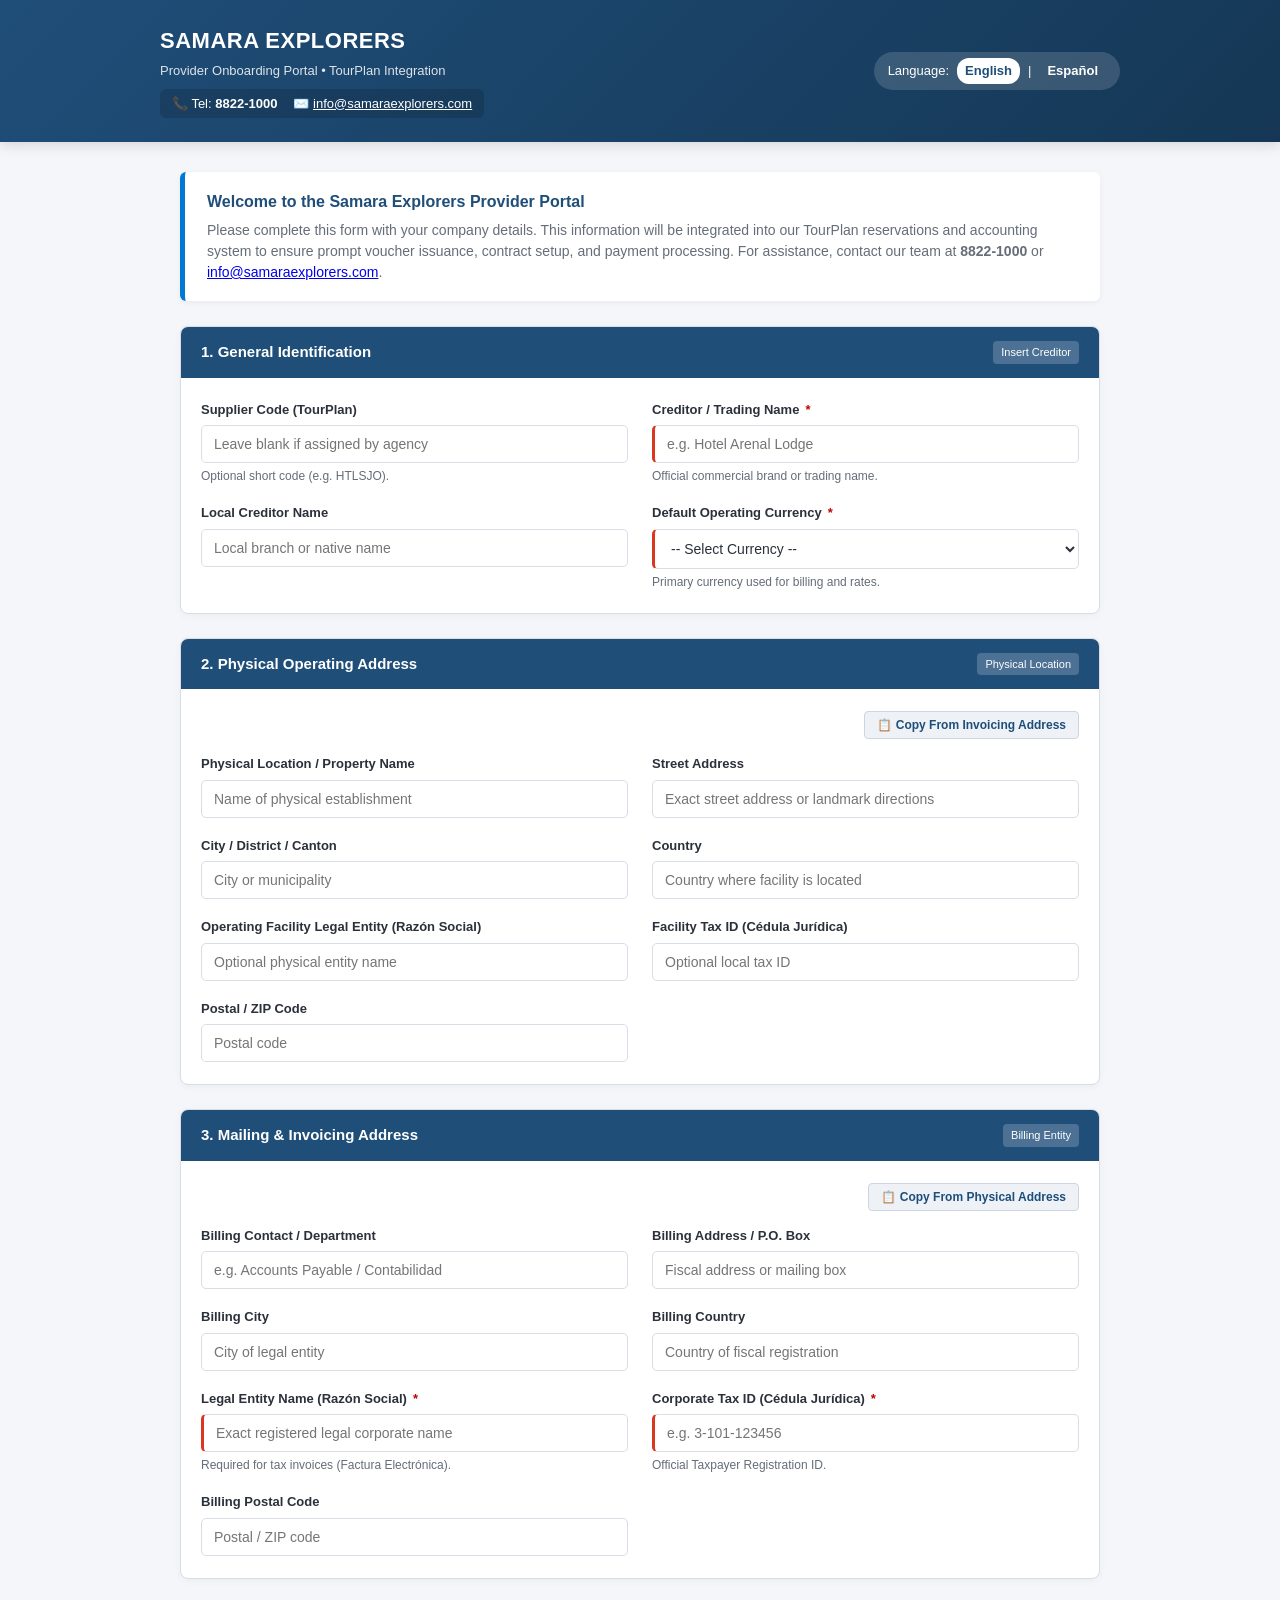
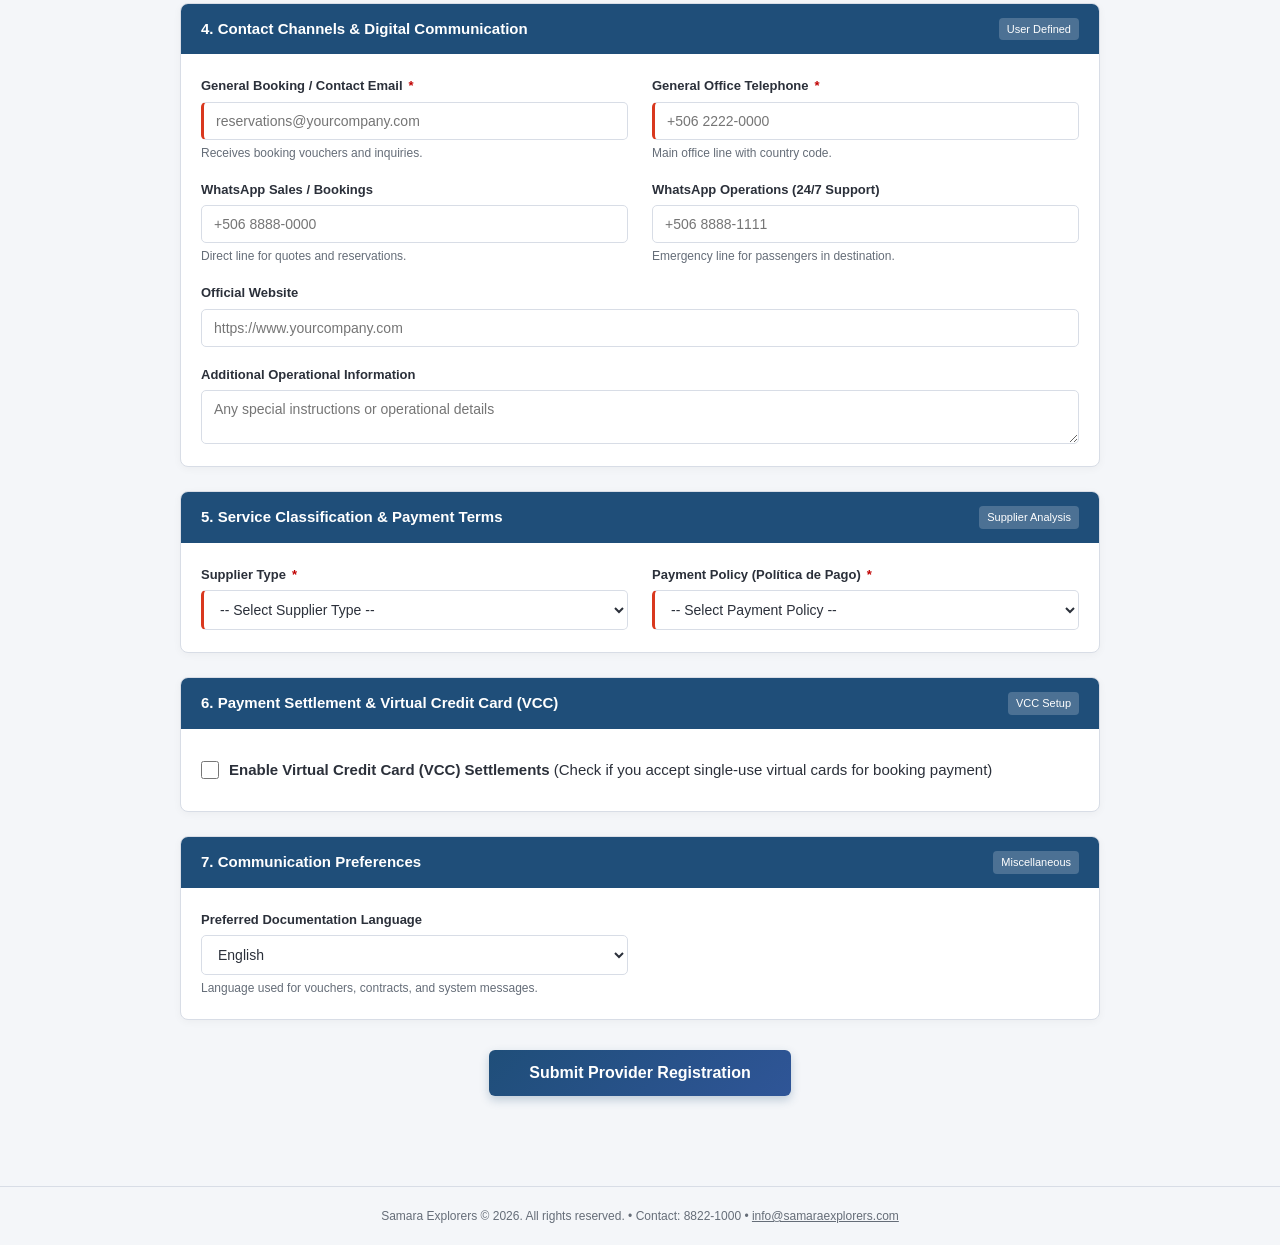
<file: public/index.html>
<!DOCTYPE html>
<html lang="en">
<head>
  <meta charset="UTF-8">
  <meta name="viewport" content="width=device-width, initial-scale=1.0">
  <title>Samara Explorers - Provider Onboarding Form</title>
  <link rel="stylesheet" href="css/style.css">
</head>
<body>

  <header class="site-header">
    <div class="header-container">
      <div>
        <div class="brand-title">SAMARA EXPLORERS</div>
        <div class="brand-subtitle">Provider Onboarding Portal &bull; TourPlan Integration</div>
        <div class="header-contact">
          <span>📞 Tel: <strong>8822-1000</strong></span>
          <span>✉️ <a href="mailto:info@samaraexplorers.com">info@samaraexplorers.com</a></span>
        </div>
      </div>
      <div class="lang-switch">
        <span>Language:</span>
        <a href="index.html" class="lang-link active">English</a>
        <span>|</span>
        <a href="es.html" class="lang-link">Español</a>
      </div>
    </div>
  </header>

  <main class="main-wrapper">

    <div class="intro-banner">
      <h2>Welcome to the Samara Explorers Provider Portal</h2>
      <p>Please complete this form with your company details. This information will be integrated into our TourPlan reservations and accounting system to ensure prompt voucher issuance, contract setup, and payment processing. For assistance, contact our team at <strong>8822-1000</strong> or <a href="mailto:info@samaraexplorers.com">info@samaraexplorers.com</a>.</p>
    </div>

    <div id="alertBox" class="alert-box"></div>

    <form id="providerForm" data-loading-text="Submitting Registration...">
      <input type="hidden" name="language_page" value="en">

      <!-- 1. GENERAL IDENTIFICATION -->
      <section class="form-card">
        <div class="card-header">
          <span>1. General Identification</span>
          <span class="badge">Insert Creditor</span>
        </div>
        <div class="card-body form-grid">
          <div class="form-group">
            <label class="form-label" for="creditor_code">Supplier Code (TourPlan)</label>
            <input type="text" id="creditor_code" name="creditor_code" class="form-control" placeholder="Leave blank if assigned by agency" maxlength="15">
            <span class="field-help">Optional short code (e.g. HTLSJO).</span>
          </div>

          <div class="form-group">
            <label class="form-label" for="creditor_name">
              Creditor / Trading Name <span class="required-star">*</span>
            </label>
            <input type="text" id="creditor_name" name="creditor_name" class="form-control is-required" placeholder="e.g. Hotel Arenal Lodge" required>
            <span class="field-help">Official commercial brand or trading name.</span>
          </div>

          <div class="form-group">
            <label class="form-label" for="local_creditor_name">Local Creditor Name</label>
            <input type="text" id="local_creditor_name" name="local_creditor_name" class="form-control" placeholder="Local branch or native name">
          </div>

          <div class="form-group">
            <label class="form-label" for="default_currency">
              Default Operating Currency <span class="required-star">*</span>
            </label>
            <select id="default_currency" name="default_currency" class="form-control is-required" required>
              <option value="">-- Select Currency --</option>
              <option value="USD">USD - US Dollar</option>
              <option value="CRC">CRC - Costa Rican Colón</option>
              <option value="EUR">EUR - Euro</option>
              <option value="GBP">GBP - British Pound</option>
              <option value="CAD">CAD - Canadian Dollar</option>
            </select>
            <span class="field-help">Primary currency used for billing and rates.</span>
          </div>
        </div>
      </section>

      <!-- 2. PHYSICAL ADDRESS -->
      <section class="form-card">
        <div class="card-header">
          <span>2. Physical Operating Address</span>
          <span class="badge">Physical Location</span>
        </div>
        <div class="card-body">
          <div class="section-action-bar">
            <button type="button" id="btn_copy_mailing" class="btn-secondary">📋 Copy From Invoicing Address</button>
          </div>
          <div class="form-grid">
            <div class="form-group">
              <label class="form-label" for="physical_name">Physical Location / Property Name</label>
              <input type="text" id="physical_name" name="physical_name" class="form-control" placeholder="Name of physical establishment">
            </div>

            <div class="form-group">
              <label class="form-label" for="physical_address">Street Address</label>
              <input type="text" id="physical_address" name="physical_address" class="form-control" placeholder="Exact street address or landmark directions">
            </div>

            <div class="form-group">
              <label class="form-label" for="physical_city">City / District / Canton</label>
              <input type="text" id="physical_city" name="physical_city" class="form-control" placeholder="City or municipality">
            </div>

            <div class="form-group">
              <label class="form-label" for="physical_country">Country</label>
              <input type="text" id="physical_country" name="physical_country" class="form-control" placeholder="Country where facility is located">
            </div>

            <div class="form-group">
              <label class="form-label" for="physical_razon_social">Operating Facility Legal Entity (Razón Social)</label>
              <input type="text" id="physical_razon_social" name="physical_razon_social" class="form-control" placeholder="Optional physical entity name">
            </div>

            <div class="form-group">
              <label class="form-label" for="physical_cedula_juridica">Facility Tax ID (Cédula Jurídica)</label>
              <input type="text" id="physical_cedula_juridica" name="physical_cedula_juridica" class="form-control" placeholder="Optional local tax ID">
            </div>

            <div class="form-group">
              <label class="form-label" for="physical_post_code">Postal / ZIP Code</label>
              <input type="text" id="physical_post_code" name="physical_post_code" class="form-control" placeholder="Postal code">
            </div>
          </div>
        </div>
      </section>

      <!-- 3. MAILING & INVOICING ADDRESS -->
      <section class="form-card">
        <div class="card-header">
          <span>3. Mailing & Invoicing Address</span>
          <span class="badge">Billing Entity</span>
        </div>
        <div class="card-body">
          <div class="section-action-bar">
            <button type="button" id="btn_copy_physical" class="btn-secondary">📋 Copy From Physical Address</button>
          </div>
          <div class="form-grid">
            <div class="form-group">
              <label class="form-label" for="mailing_name">Billing Contact / Department</label>
              <input type="text" id="mailing_name" name="mailing_name" class="form-control" placeholder="e.g. Accounts Payable / Contabilidad">
            </div>

            <div class="form-group">
              <label class="form-label" for="mailing_address">Billing Address / P.O. Box</label>
              <input type="text" id="mailing_address" name="mailing_address" class="form-control" placeholder="Fiscal address or mailing box">
            </div>

            <div class="form-group">
              <label class="form-label" for="mailing_city">Billing City</label>
              <input type="text" id="mailing_city" name="mailing_city" class="form-control" placeholder="City of legal entity">
            </div>

            <div class="form-group">
              <label class="form-label" for="mailing_country">Billing Country</label>
              <input type="text" id="mailing_country" name="mailing_country" class="form-control" placeholder="Country of fiscal registration">
            </div>

            <div class="form-group">
              <label class="form-label" for="mailing_razon_social">
                Legal Entity Name (Razón Social) <span class="required-star">*</span>
              </label>
              <input type="text" id="mailing_razon_social" name="mailing_razon_social" class="form-control is-required" placeholder="Exact registered legal corporate name" required>
              <span class="field-help">Required for tax invoices (Factura Electrónica).</span>
            </div>

            <div class="form-group">
              <label class="form-label" for="mailing_cedula_juridica">
                Corporate Tax ID (Cédula Jurídica) <span class="required-star">*</span>
              </label>
              <input type="text" id="mailing_cedula_juridica" name="mailing_cedula_juridica" class="form-control is-required" placeholder="e.g. 3-101-123456" required>
              <span class="field-help">Official Taxpayer Registration ID.</span>
            </div>

            <div class="form-group">
              <label class="form-label" for="mailing_post_code">Billing Postal Code</label>
              <input type="text" id="mailing_post_code" name="mailing_post_code" class="form-control" placeholder="Postal / ZIP code">
            </div>
          </div>
        </div>
      </section>

      <!-- 4. CONTACT CHANNELS -->
      <section class="form-card">
        <div class="card-header">
          <span>4. Contact Channels & Digital Communication</span>
          <span class="badge">User Defined</span>
        </div>
        <div class="card-body form-grid">
          <div class="form-group">
            <label class="form-label" for="general_email">
              General Booking / Contact Email <span class="required-star">*</span>
            </label>
            <input type="email" id="general_email" name="general_email" class="form-control is-required" placeholder="reservations@yourcompany.com" required>
            <span class="field-help">Receives booking vouchers and inquiries.</span>
          </div>

          <div class="form-group">
            <label class="form-label" for="general_phone">
              General Office Telephone <span class="required-star">*</span>
            </label>
            <input type="tel" id="general_phone" name="general_phone" class="form-control is-required" placeholder="+506 2222-0000" required>
            <span class="field-help">Main office line with country code.</span>
          </div>

          <div class="form-group">
            <label class="form-label" for="whatsapp_sales">WhatsApp Sales / Bookings</label>
            <input type="tel" id="whatsapp_sales" name="whatsapp_sales" class="form-control" placeholder="+506 8888-0000">
            <span class="field-help">Direct line for quotes and reservations.</span>
          </div>

          <div class="form-group">
            <label class="form-label" for="whatsapp_operations">WhatsApp Operations (24/7 Support)</label>
            <input type="tel" id="whatsapp_operations" name="whatsapp_operations" class="form-control" placeholder="+506 8888-1111">
            <span class="field-help">Emergency line for passengers in destination.</span>
          </div>

          <div class="form-group col-span-2">
            <label class="form-label" for="website">Official Website</label>
            <input type="url" id="website" name="website" class="form-control" placeholder="https://www.yourcompany.com">
          </div>

          <div class="form-group col-span-2">
            <label class="form-label" for="notes">Additional Operational Information</label>
            <textarea id="notes" name="notes" class="form-control" rows="2" placeholder="Any special instructions or operational details"></textarea>
          </div>
        </div>
      </section>

      <!-- 5. SERVICE CLASSIFICATION & PAYMENT TERMS -->
      <section class="form-card">
        <div class="card-header">
          <span>5. Service Classification & Payment Terms</span>
          <span class="badge">Supplier Analysis</span>
        </div>
        <div class="card-body form-grid">
          <div class="form-group">
            <label class="form-label" for="supplier_type">
              Supplier Type <span class="required-star">*</span>
            </label>
            <select id="supplier_type" name="supplier_type" class="form-control is-required" required>
              <option value="">-- Select Supplier Type --</option>
              <option value="Hotels (HO)">Hotels (HO)</option>
              <option value="Transportation (TR)">Transportation (TR)</option>
              <option value="Tour-Operator (TO)">Tour-Operator (TO)</option>
              <option value="Guides (GU)">Guides (GU)</option>
              <option value="Restaurants (RE)">Restaurants (RE)</option>
              <option value="Airlines (AL)">Airlines (AL)</option>
            </select>
          </div>

          <div class="form-group">
            <label class="form-label" for="payment_policy">
              Payment Policy (Política de Pago) <span class="required-star">*</span>
            </label>
            <select id="payment_policy" name="payment_policy" class="form-control is-required" required>
              <option value="">-- Select Payment Policy --</option>
              <option value="Cuenta Corriente (CC)">Cuenta Corriente (CC) - Credit Account</option>
              <option value="Pre-Payment (PP)">Pre-Payment (PP)</option>
              <option value="Variable (VV)">Variable (VV)</option>
            </select>
          </div>
        </div>
      </section>

      <!-- 6. VIRTUAL CREDIT CARD (VCC) -->
      <section class="form-card">
        <div class="card-header">
          <span>6. Payment Settlement & Virtual Credit Card (VCC)</span>
          <span class="badge">VCC Setup</span>
        </div>
        <div class="card-body">
          <label class="checkbox-group">
            <input type="checkbox" id="vcc_active" name="vcc_active" value="1">
            <span><strong>Enable Virtual Credit Card (VCC) Settlements</strong> (Check if you accept single-use virtual cards for booking payment)</span>
          </label>

          <div id="vcc_details_group" class="vcc-conditional-box">
            <div class="form-grid">
              <div class="form-group">
                <label class="form-label" for="vcc_activation_type">VCC Activation Timing</label>
                <select id="vcc_activation_type" name="vcc_activation_type" class="form-control">
                  <option value="">-- Select Activation Timing --</option>
                  <option value="Check In">Check In (On arrival date)</option>
                  <option value="Check Out">Check Out (On departure date)</option>
                  <option value="Immediate">Immediate (Upon booking confirmation)</option>
                </select>
              </div>

              <div class="form-group">
                <label class="form-label" for="vcc_currency">VCC Currency</label>
                <select id="vcc_currency" name="vcc_currency" class="form-control">
                  <option value="USD">USD - US Dollar</option>
                  <option value="CRC">CRC - Costa Rican Colón</option>
                  <option value="EUR">EUR - Euro</option>
                </select>
              </div>

              <div class="form-group">
                <label class="form-label" for="vcc_days_prior">Days Prior to Arrival</label>
                <input type="number" id="vcc_days_prior" name="vcc_days_prior" class="form-control" placeholder="0" min="0" max="90">
                <span class="field-help">Days before arrival when card is issued.</span>
              </div>

              <div class="form-group">
                <label class="form-label" for="vcc_duration">Validity Duration (Days)</label>
                <input type="number" id="vcc_duration" name="vcc_duration" class="form-control" placeholder="30" min="1" max="180">
                <span class="field-help">Number of days card remains active for charging.</span>
              </div>
            </div>
          </div>
        </div>
      </section>

      <!-- 7. COMMUNICATION & LANGUAGE -->
      <section class="form-card">
        <div class="card-header">
          <span>7. Communication Preferences</span>
          <span class="badge">Miscellaneous</span>
        </div>
        <div class="card-body form-grid">
          <div class="form-group">
            <label class="form-label" for="language">Preferred Documentation Language</label>
            <select id="language" name="language" class="form-control">
              <option value="SP">Spanish (Español)</option>
              <option value="EN" selected>English</option>
              <option value="DE">German (Deutsch)</option>
              <option value="FR">French (Français)</option>
              <option value="IT">Italian (Italiano)</option>
              <option value="PT">Portuguese (Português)</option>
            </select>
            <span class="field-help">Language used for vouchers, contracts, and system messages.</span>
          </div>
        </div>
      </section>

      <div class="submit-section">
        <button type="submit" id="submitBtn" class="btn-primary">Submit Provider Registration</button>
      </div>
    </form>

  </main>

  <footer class="site-footer">
    Samara Explorers &copy; 2026. All rights reserved. &bull; Contact: 8822-1000 &bull; <a href="mailto:info@samaraexplorers.com" style="color: inherit;">info@samaraexplorers.com</a>
  </footer>

  <script src="js/form.js"></script>
</body>
</html>
</file>
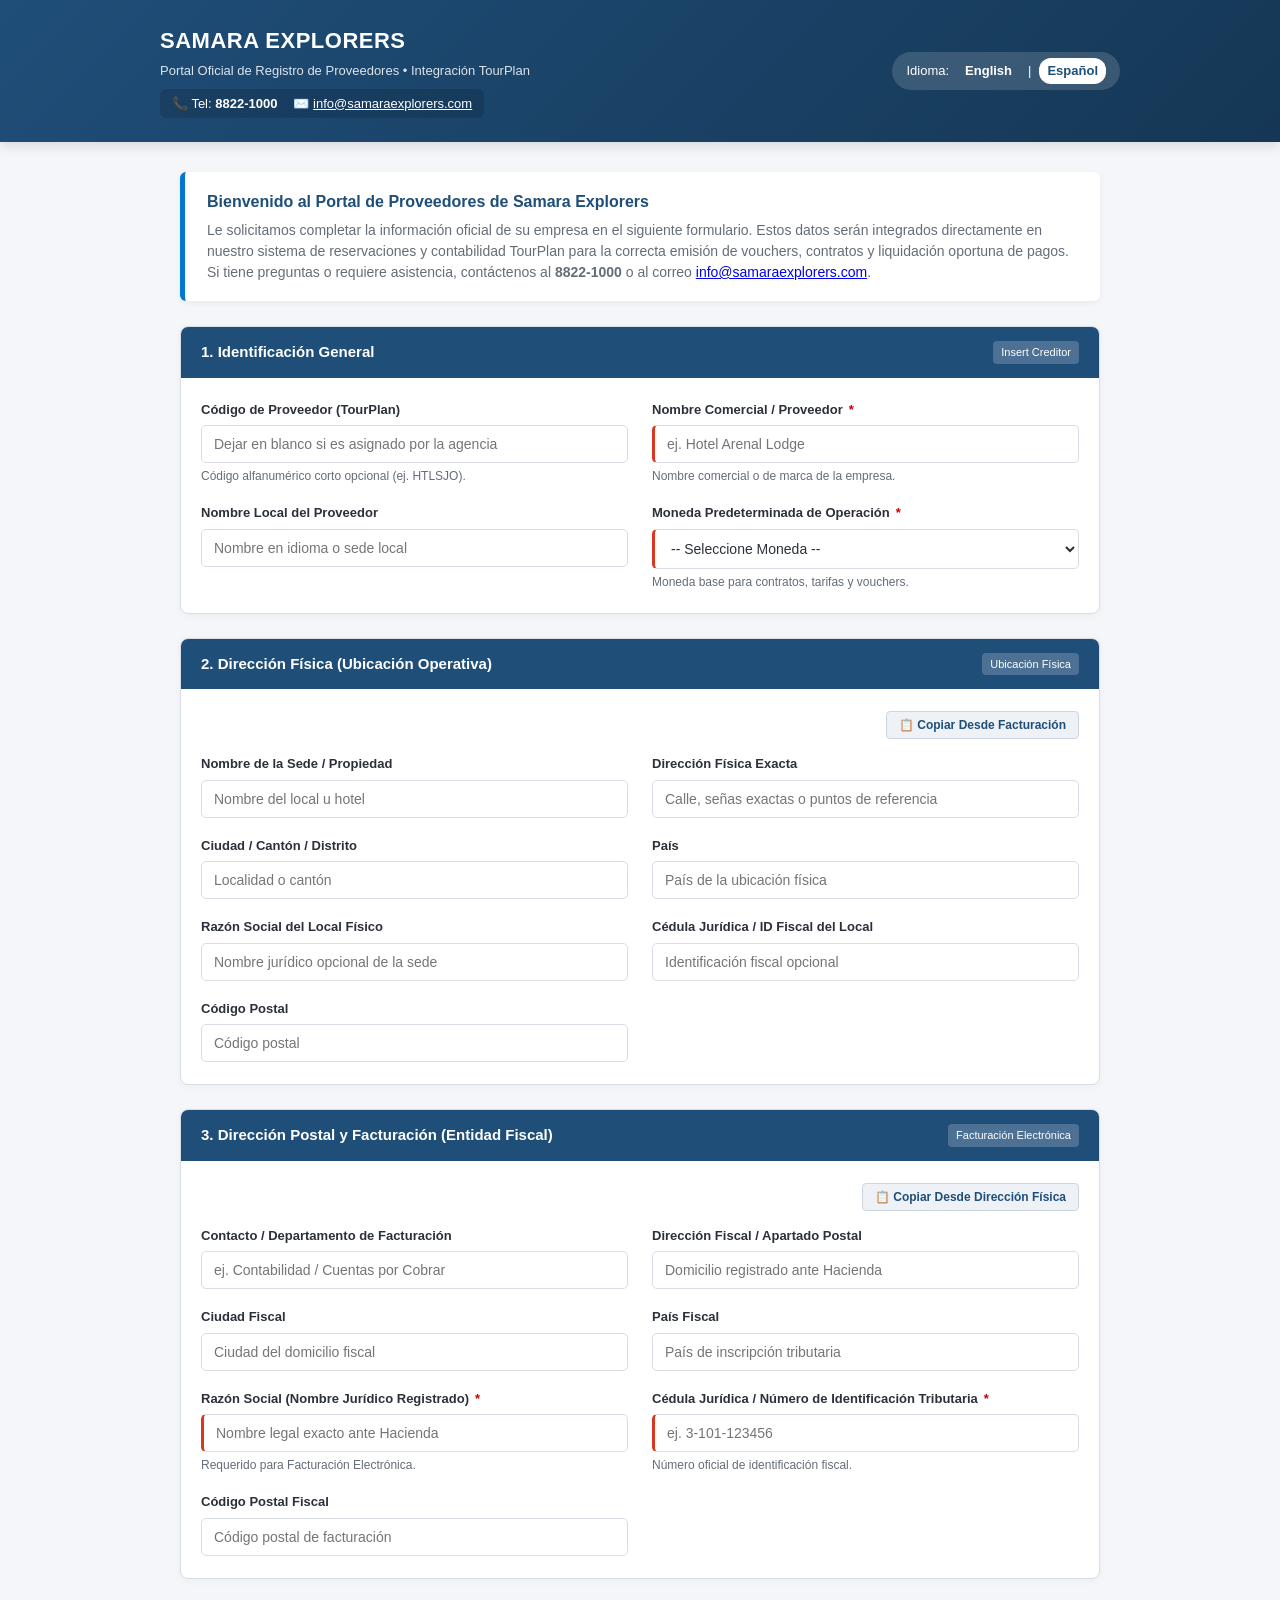
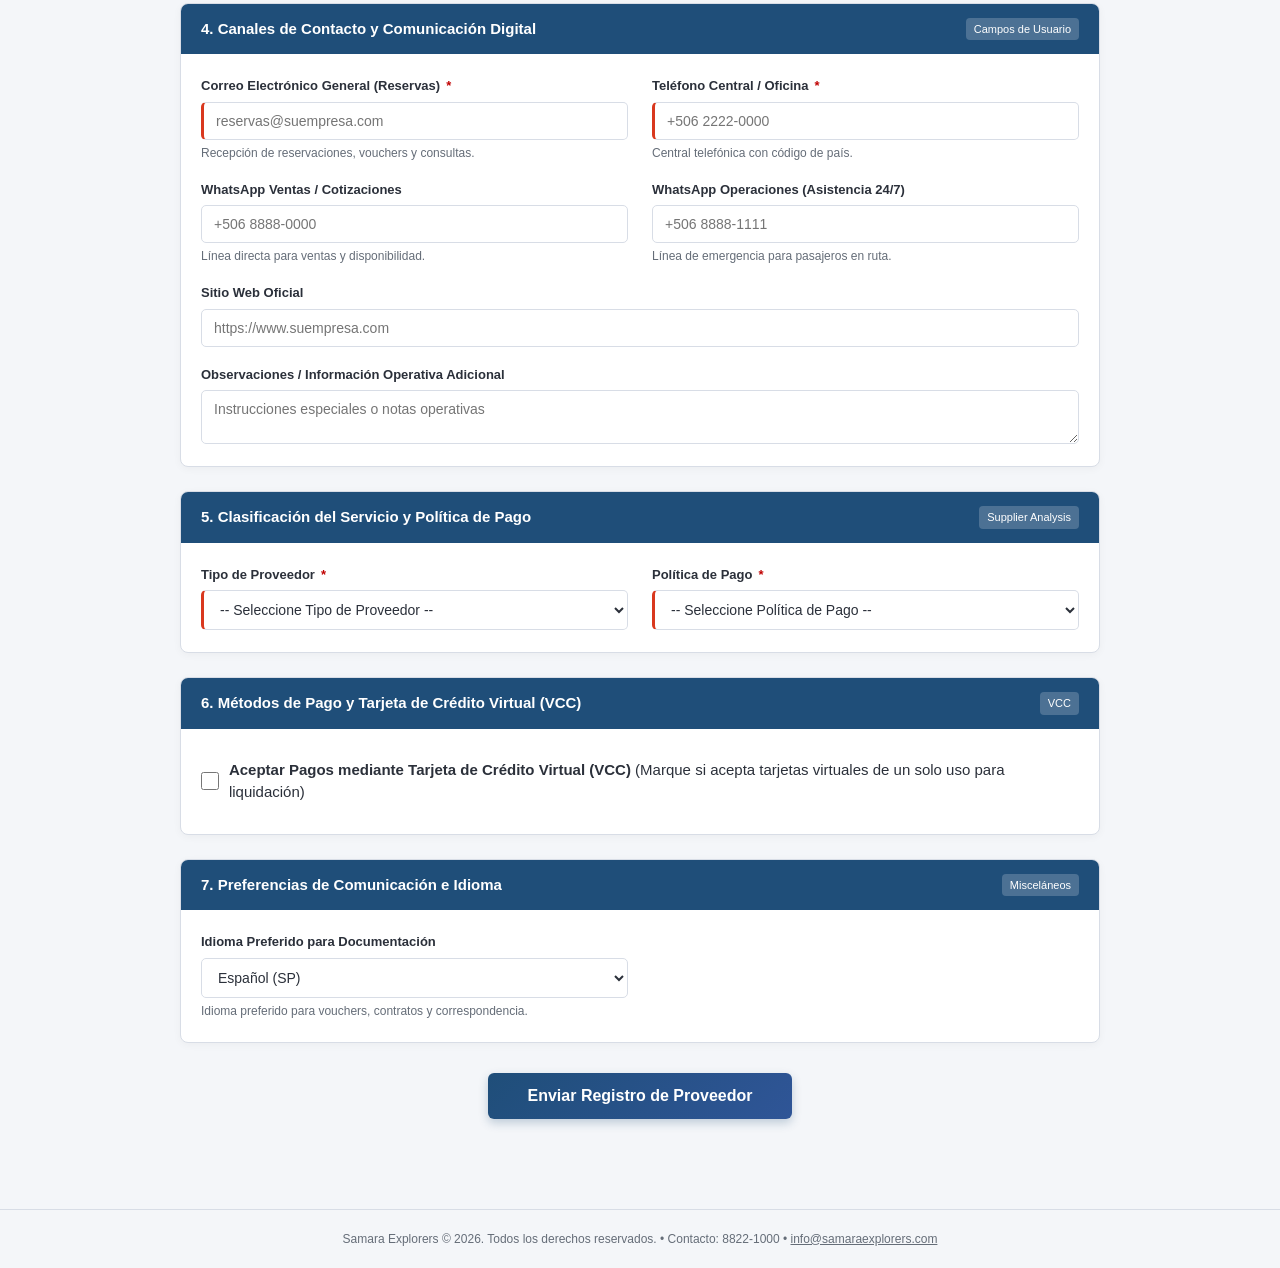
<file: public/es.html>
<!DOCTYPE html>
<html lang="es">
<head>
  <meta charset="UTF-8">
  <meta name="viewport" content="width=device-width, initial-scale=1.0">
  <title>Samara Explorers - Formulario de Registro de Proveedores</title>
  <link rel="stylesheet" href="css/style.css">
</head>
<body>

  <header class="site-header">
    <div class="header-container">
      <div>
        <div class="brand-title">SAMARA EXPLORERS</div>
        <div class="brand-subtitle">Portal Oficial de Registro de Proveedores &bull; Integración TourPlan</div>
        <div class="header-contact">
          <span>📞 Tel: <strong>8822-1000</strong></span>
          <span>✉️ <a href="mailto:info@samaraexplorers.com">info@samaraexplorers.com</a></span>
        </div>
      </div>
      <div class="lang-switch">
        <span>Idioma:</span>
        <a href="index.html" class="lang-link">English</a>
        <span>|</span>
        <a href="es.html" class="lang-link active">Español</a>
      </div>
    </div>
  </header>

  <main class="main-wrapper">

    <div class="intro-banner">
      <h2>Bienvenido al Portal de Proveedores de Samara Explorers</h2>
      <p>Le solicitamos completar la información oficial de su empresa en el siguiente formulario. Estos datos serán integrados directamente en nuestro sistema de reservaciones y contabilidad TourPlan para la correcta emisión de vouchers, contratos y liquidación oportuna de pagos. Si tiene preguntas o requiere asistencia, contáctenos al <strong>8822-1000</strong> o al correo <a href="mailto:info@samaraexplorers.com">info@samaraexplorers.com</a>.</p>
    </div>

    <div id="alertBox" class="alert-box"></div>

    <form id="providerForm" data-loading-text="Enviando Registro...">
      <input type="hidden" name="language_page" value="es">

      <!-- 1. IDENTIFICACIÓN GENERAL -->
      <section class="form-card">
        <div class="card-header">
          <span>1. Identificación General</span>
          <span class="badge">Insert Creditor</span>
        </div>
        <div class="card-body form-grid">
          <div class="form-group">
            <label class="form-label" for="creditor_code">Código de Proveedor (TourPlan)</label>
            <input type="text" id="creditor_code" name="creditor_code" class="form-control" placeholder="Dejar en blanco si es asignado por la agencia" maxlength="15">
            <span class="field-help">Código alfanumérico corto opcional (ej. HTLSJO).</span>
          </div>

          <div class="form-group">
            <label class="form-label" for="creditor_name">
              Nombre Comercial / Proveedor <span class="required-star">*</span>
            </label>
            <input type="text" id="creditor_name" name="creditor_name" class="form-control is-required" placeholder="ej. Hotel Arenal Lodge" required>
            <span class="field-help">Nombre comercial o de marca de la empresa.</span>
          </div>

          <div class="form-group">
            <label class="form-label" for="local_creditor_name">Nombre Local del Proveedor</label>
            <input type="text" id="local_creditor_name" name="local_creditor_name" class="form-control" placeholder="Nombre en idioma o sede local">
          </div>

          <div class="form-group">
            <label class="form-label" for="default_currency">
              Moneda Predeterminada de Operación <span class="required-star">*</span>
            </label>
            <select id="default_currency" name="default_currency" class="form-control is-required" required>
              <option value="">-- Seleccione Moneda --</option>
              <option value="USD">USD - Dólar Estadounidense</option>
              <option value="CRC">CRC - Colón Costarricense</option>
              <option value="EUR">EUR - Euro</option>
              <option value="GBP">GBP - Libra Esterlina</option>
              <option value="CAD">CAD - Dólar Canadiense</option>
            </select>
            <span class="field-help">Moneda base para contratos, tarifas y vouchers.</span>
          </div>
        </div>
      </section>

      <!-- 2. DIRECCIÓN FÍSICA -->
      <section class="form-card">
        <div class="card-header">
          <span>2. Dirección Física (Ubicación Operativa)</span>
          <span class="badge">Ubicación Física</span>
        </div>
        <div class="card-body">
          <div class="section-action-bar">
            <button type="button" id="btn_copy_mailing" class="btn-secondary">📋 Copiar Desde Facturación</button>
          </div>
          <div class="form-grid">
            <div class="form-group">
              <label class="form-label" for="physical_name">Nombre de la Sede / Propiedad</label>
              <input type="text" id="physical_name" name="physical_name" class="form-control" placeholder="Nombre del local u hotel">
            </div>

            <div class="form-group">
              <label class="form-label" for="physical_address">Dirección Física Exacta</label>
              <input type="text" id="physical_address" name="physical_address" class="form-control" placeholder="Calle, señas exactas o puntos de referencia">
            </div>

            <div class="form-group">
              <label class="form-label" for="physical_city">Ciudad / Cantón / Distrito</label>
              <input type="text" id="physical_city" name="physical_city" class="form-control" placeholder="Localidad o cantón">
            </div>

            <div class="form-group">
              <label class="form-label" for="physical_country">País</label>
              <input type="text" id="physical_country" name="physical_country" class="form-control" placeholder="País de la ubicación física">
            </div>

            <div class="form-group">
              <label class="form-label" for="physical_razon_social">Razón Social del Local Físico</label>
              <input type="text" id="physical_razon_social" name="physical_razon_social" class="form-control" placeholder="Nombre jurídico opcional de la sede">
            </div>

            <div class="form-group">
              <label class="form-label" for="physical_cedula_juridica">Cédula Jurídica / ID Fiscal del Local</label>
              <input type="text" id="physical_cedula_juridica" name="physical_cedula_juridica" class="form-control" placeholder="Identificación fiscal opcional">
            </div>

            <div class="form-group">
              <label class="form-label" for="physical_post_code">Código Postal</label>
              <input type="text" id="physical_post_code" name="physical_post_code" class="form-control" placeholder="Código postal">
            </div>
          </div>
        </div>
      </section>

      <!-- 3. DIRECCIÓN POSTAL Y FACTURACIÓN -->
      <section class="form-card">
        <div class="card-header">
          <span>3. Dirección Postal y Facturación (Entidad Fiscal)</span>
          <span class="badge">Facturación Electrónica</span>
        </div>
        <div class="card-body">
          <div class="section-action-bar">
            <button type="button" id="btn_copy_physical" class="btn-secondary">📋 Copiar Desde Dirección Física</button>
          </div>
          <div class="form-grid">
            <div class="form-group">
              <label class="form-label" for="mailing_name">Contacto / Departamento de Facturación</label>
              <input type="text" id="mailing_name" name="mailing_name" class="form-control" placeholder="ej. Contabilidad / Cuentas por Cobrar">
            </div>

            <div class="form-group">
              <label class="form-label" for="mailing_address">Dirección Fiscal / Apartado Postal</label>
              <input type="text" id="mailing_address" name="mailing_address" class="form-control" placeholder="Domicilio registrado ante Hacienda">
            </div>

            <div class="form-group">
              <label class="form-label" for="mailing_city">Ciudad Fiscal</label>
              <input type="text" id="mailing_city" name="mailing_city" class="form-control" placeholder="Ciudad del domicilio fiscal">
            </div>

            <div class="form-group">
              <label class="form-label" for="mailing_country">País Fiscal</label>
              <input type="text" id="mailing_country" name="mailing_country" class="form-control" placeholder="País de inscripción tributaria">
            </div>

            <div class="form-group">
              <label class="form-label" for="mailing_razon_social">
                Razón Social (Nombre Jurídico Registrado) <span class="required-star">*</span>
              </label>
              <input type="text" id="mailing_razon_social" name="mailing_razon_social" class="form-control is-required" placeholder="Nombre legal exacto ante Hacienda" required>
              <span class="field-help">Requerido para Facturación Electrónica.</span>
            </div>

            <div class="form-group">
              <label class="form-label" for="mailing_cedula_juridica">
                Cédula Jurídica / Número de Identificación Tributaria <span class="required-star">*</span>
              </label>
              <input type="text" id="mailing_cedula_juridica" name="mailing_cedula_juridica" class="form-control is-required" placeholder="ej. 3-101-123456" required>
              <span class="field-help">Número oficial de identificación fiscal.</span>
            </div>

            <div class="form-group">
              <label class="form-label" for="mailing_post_code">Código Postal Fiscal</label>
              <input type="text" id="mailing_post_code" name="mailing_post_code" class="form-control" placeholder="Código postal de facturación">
            </div>
          </div>
        </div>
      </section>

      <!-- 4. CANALES DE CONTACTO -->
      <section class="form-card">
        <div class="card-header">
          <span>4. Canales de Contacto y Comunicación Digital</span>
          <span class="badge">Campos de Usuario</span>
        </div>
        <div class="card-body form-grid">
          <div class="form-group">
            <label class="form-label" for="general_email">
              Correo Electrónico General (Reservas) <span class="required-star">*</span>
            </label>
            <input type="email" id="general_email" name="general_email" class="form-control is-required" placeholder="reservas@suempresa.com" required>
            <span class="field-help">Recepción de reservaciones, vouchers y consultas.</span>
          </div>

          <div class="form-group">
            <label class="form-label" for="general_phone">
              Teléfono Central / Oficina <span class="required-star">*</span>
            </label>
            <input type="tel" id="general_phone" name="general_phone" class="form-control is-required" placeholder="+506 2222-0000" required>
            <span class="field-help">Central telefónica con código de país.</span>
          </div>

          <div class="form-group">
            <label class="form-label" for="whatsapp_sales">WhatsApp Ventas / Cotizaciones</label>
            <input type="tel" id="whatsapp_sales" name="whatsapp_sales" class="form-control" placeholder="+506 8888-0000">
            <span class="field-help">Línea directa para ventas y disponibilidad.</span>
          </div>

          <div class="form-group">
            <label class="form-label" for="whatsapp_operations">WhatsApp Operaciones (Asistencia 24/7)</label>
            <input type="tel" id="whatsapp_operations" name="whatsapp_operations" class="form-control" placeholder="+506 8888-1111">
            <span class="field-help">Línea de emergencia para pasajeros en ruta.</span>
          </div>

          <div class="form-group col-span-2">
            <label class="form-label" for="website">Sitio Web Oficial</label>
            <input type="url" id="website" name="website" class="form-control" placeholder="https://www.suempresa.com">
          </div>

          <div class="form-group col-span-2">
            <label class="form-label" for="notes">Observaciones / Información Operativa Adicional</label>
            <textarea id="notes" name="notes" class="form-control" rows="2" placeholder="Instrucciones especiales o notas operativas"></textarea>
          </div>
        </div>
      </section>

      <!-- 5. CLASIFICACIÓN DEL SERVICIO Y POLÍTICA DE PAGO -->
      <section class="form-card">
        <div class="card-header">
          <span>5. Clasificación del Servicio y Política de Pago</span>
          <span class="badge">Supplier Analysis</span>
        </div>
        <div class="card-body form-grid">
          <div class="form-group">
            <label class="form-label" for="supplier_type">
              Tipo de Proveedor <span class="required-star">*</span>
            </label>
            <select id="supplier_type" name="supplier_type" class="form-control is-required" required>
              <option value="">-- Seleccione Tipo de Proveedor --</option>
              <option value="Hoteles (HO)">Hoteles (HO)</option>
              <option value="Transporte (TR)">Transporte (TR)</option>
              <option value="Tour Operador (TO)">Tour Operador (TO)</option>
              <option value="Guías (GU)">Guías (GU)</option>
              <option value="Restaurantes (RE)">Restaurantes (RE)</option>
              <option value="Aerolíneas (AL)">Aerolíneas (AL)</option>
            </select>
          </div>

          <div class="form-group">
            <label class="form-label" for="payment_policy">
              Política de Pago <span class="required-star">*</span>
            </label>
            <select id="payment_policy" name="payment_policy" class="form-control is-required" required>
              <option value="">-- Seleccione Política de Pago --</option>
              <option value="Cuenta Corriente (CC)">Cuenta Corriente (CC) - Crédito</option>
              <option value="Pre-Pago (PP)">Pre-Pago (PP)</option>
              <option value="Variable (VV)">Variable (VV)</option>
            </select>
          </div>
        </div>
      </section>

      <!-- 6. TARJETA DE CRÉDITO VIRTUAL (VCC) -->
      <section class="form-card">
        <div class="card-header">
          <span>6. Métodos de Pago y Tarjeta de Crédito Virtual (VCC)</span>
          <span class="badge">VCC</span>
        </div>
        <div class="card-body">
          <label class="checkbox-group">
            <input type="checkbox" id="vcc_active" name="vcc_active" value="1">
            <span><strong>Aceptar Pagos mediante Tarjeta de Crédito Virtual (VCC)</strong> (Marque si acepta tarjetas virtuales de un solo uso para liquidación)</span>
          </label>

          <div id="vcc_details_group" class="vcc-conditional-box">
            <div class="form-grid">
              <div class="form-group">
                <label class="form-label" for="vcc_activation_type">Momento de Activación VCC</label>
                <select id="vcc_activation_type" name="vcc_activation_type" class="form-control">
                  <option value="">-- Seleccione Momento de Activación --</option>
                  <option value="Check In">Al Check In (Fecha de llegada)</option>
                  <option value="Check Out">Al Check Out (Fecha de salida)</option>
                  <option value="Inmediata">Inmediata (Al confirmar reservación)</option>
                </select>
              </div>

              <div class="form-group">
                <label class="form-label" for="vcc_currency">Moneda de la Tarjeta Virtual</label>
                <select id="vcc_currency" name="vcc_currency" class="form-control">
                  <option value="USD">USD - Dólar Estadounidense</option>
                  <option value="CRC">CRC - Colón Costarricense</option>
                  <option value="EUR">EUR - Euro</option>
                </select>
              </div>

              <div class="form-group">
                <label class="form-label" for="vcc_days_prior">Días Previos a la Llegada</label>
                <input type="number" id="vcc_days_prior" name="vcc_days_prior" class="form-control" placeholder="0" min="0" max="90">
                <span class="field-help">Días de anticipación para generar datos de tarjeta.</span>
              </div>

              <div class="form-group">
                <label class="form-label" for="vcc_duration">Días de Validez de la Tarjeta</label>
                <input type="number" id="vcc_duration" name="vcc_duration" class="form-control" placeholder="30" min="1" max="180">
                <span class="field-help">Período activo para cobro en terminal virtual.</span>
              </div>
            </div>
          </div>
        </div>
      </section>

      <!-- 7. COMUNICACIÓN E IDIOMA -->
      <section class="form-card">
        <div class="card-header">
          <span>7. Preferencias de Comunicación e Idioma</span>
          <span class="badge">Misceláneos</span>
        </div>
        <div class="card-body form-grid">
          <div class="form-group">
            <label class="form-label" for="language">Idioma Preferido para Documentación</label>
            <select id="language" name="language" class="form-control">
              <option value="SP" selected>Español (SP)</option>
              <option value="EN">Inglés (EN)</option>
              <option value="DE">Alemán (DE)</option>
              <option value="FR">Francés (FR)</option>
              <option value="IT">Italiano (IT)</option>
              <option value="PT">Portugués (PT)</option>
            </select>
            <span class="field-help">Idioma preferido para vouchers, contratos y correspondencia.</span>
          </div>
        </div>
      </section>

      <div class="submit-section">
        <button type="submit" id="submitBtn" class="btn-primary">Enviar Registro de Proveedor</button>
      </div>
    </form>

  </main>

  <footer class="site-footer">
    Samara Explorers &copy; 2026. Todos los derechos reservados. &bull; Contacto: 8822-1000 &bull; <a href="mailto:info@samaraexplorers.com" style="color: inherit;">info@samaraexplorers.com</a>
  </footer>

  <script src="js/form.js"></script>
</body>
</html>
</file>
<file: public/css/style.css>
:root {
  --primary-color: #1f4e79;
  --primary-dark: #153755;
  --primary-light: #2f5597;
  --accent-color: #0078d4;
  --bg-color: #f4f6f9;
  --card-bg: #ffffff;
  --border-color: #d8dde6;
  --required-border: #d9381e;
  --required-bg: #fff6f5;
  --required-text: #c00000;
  --text-main: #2b303a;
  --text-muted: #656d78;
  --success-color: #107c41;
  --font-family: -apple-system, BlinkMacSystemFont, "Segoe UI", Roboto, Helvetica, Arial, sans-serif;
}

* {
  box-sizing: border-box;
  margin: 0;
  padding: 0;
}

body {
  font-family: var(--font-family);
  background-color: var(--bg-color);
  color: var(--text-main);
  line-height: 1.5;
  font-size: 15px;
}

/* Header */
.site-header {
  background: linear-gradient(135deg, var(--primary-color), var(--primary-dark));
  color: #ffffff;
  padding: 24px 20px;
  box-shadow: 0 4px 12px rgba(0, 0, 0, 0.12);
}

.header-container {
  max-width: 960px;
  margin: 0 auto;
  display: flex;
  justify-content: space-between;
  align-items: center;
  flex-wrap: wrap;
  gap: 15px;
}

.brand-title {
  font-size: 22px;
  font-weight: 700;
  letter-spacing: 0.5px;
}

.brand-subtitle {
  font-size: 13px;
  opacity: 0.85;
  margin-top: 4px;
}

.header-contact {
  display: flex;
  align-items: center;
  gap: 16px;
  font-size: 13px;
  margin-top: 8px;
  background: rgba(0, 0, 0, 0.15);
  padding: 5px 12px;
  border-radius: 6px;
  width: fit-content;
}

.header-contact a {
  color: #ffffff;
  text-decoration: underline;
}

.header-contact a:hover {
  color: #e2e8f0;
}

.lang-switch {
  display: flex;
  align-items: center;
  gap: 8px;
  background: rgba(255, 255, 255, 0.15);
  padding: 6px 14px;
  border-radius: 20px;
  font-size: 13px;
}

.lang-link {
  color: #ffffff;
  text-decoration: none;
  font-weight: 600;
  padding: 3px 8px;
  border-radius: 12px;
  transition: background 0.2s;
}

.lang-link.active {
  background: #ffffff;
  color: var(--primary-color);
}

.lang-link:hover:not(.active) {
  text-decoration: underline;
}

/* Main Container */
.main-wrapper {
  max-width: 960px;
  margin: 30px auto;
  padding: 0 20px 60px;
}

/* Intro Card */
.intro-banner {
  background: #ffffff;
  border-left: 5px solid var(--accent-color);
  padding: 18px 22px;
  border-radius: 6px;
  margin-bottom: 25px;
  box-shadow: 0 2px 6px rgba(0, 0, 0, 0.05);
}

.intro-banner h2 {
  font-size: 16px;
  color: var(--primary-color);
  margin-bottom: 6px;
}

.intro-banner p {
  color: var(--text-muted);
  font-size: 14px;
}

/* Sections & Form Cards */
.form-card {
  background: var(--card-bg);
  border-radius: 8px;
  border: 1px solid var(--border-color);
  margin-bottom: 24px;
  box-shadow: 0 2px 8px rgba(0, 0, 0, 0.04);
  overflow: hidden;
}

.card-header {
  background: var(--primary-color);
  color: #ffffff;
  padding: 14px 20px;
  font-size: 15px;
  font-weight: 600;
  display: flex;
  justify-content: space-between;
  align-items: center;
}

.card-header .badge {
  font-size: 11px;
  background: rgba(255, 255, 255, 0.2);
  padding: 3px 8px;
  border-radius: 4px;
  font-weight: 500;
}

.card-body {
  padding: 22px 20px;
}

/* Grid Layout */
.form-grid {
  display: grid;
  grid-template-columns: repeat(2, 1fr);
  gap: 18px 24px;
}

.col-span-2 {
  grid-column: span 2;
}

/* Form Controls */
.form-group {
  display: flex;
  flex-direction: column;
}

.form-label {
  font-size: 13px;
  font-weight: 600;
  color: var(--text-main);
  margin-bottom: 6px;
  display: flex;
  align-items: center;
  gap: 6px;
}

.required-star {
  color: var(--required-text);
  font-weight: 700;
}

.form-control {
  width: 100%;
  padding: 10px 12px;
  font-size: 14px;
  border: 1px solid var(--border-color);
  border-radius: 5px;
  background-color: #ffffff;
  color: var(--text-main);
  transition: border-color 0.2s, box-shadow 0.2s;
  font-family: inherit;
}

.form-control:focus {
  outline: none;
  border-color: var(--accent-color);
  box-shadow: 0 0 0 3px rgba(0, 120, 212, 0.15);
}

.form-control.is-required {
  border-left: 3px solid var(--required-border);
}

.field-help {
  font-size: 12px;
  color: var(--text-muted);
  margin-top: 4px;
}

/* Actions in Sections */
.section-action-bar {
  display: flex;
  justify-content: flex-end;
  margin-bottom: 15px;
}

.btn-secondary {
  background: #eef2f7;
  color: var(--primary-color);
  border: 1px solid #ccd5e0;
  padding: 6px 12px;
  font-size: 12px;
  font-weight: 600;
  border-radius: 4px;
  cursor: pointer;
  transition: all 0.2s;
}

.btn-secondary:hover {
  background: #dbe4ef;
}

/* Checkbox Toggle Group */
.checkbox-group {
  display: flex;
  align-items: center;
  gap: 10px;
  cursor: pointer;
  user-select: none;
  padding: 8px 0;
}

.checkbox-group input[type="checkbox"] {
  width: 18px;
  height: 18px;
  accent-color: var(--primary-color);
  cursor: pointer;
}

.vcc-conditional-box {
  background: #f8fafc;
  border: 1px dashed #cbd5e1;
  border-radius: 6px;
  padding: 18px;
  margin-top: 14px;
  display: none;
}

.vcc-conditional-box.visible {
  display: block;
}

/* Submit Actions */
.submit-section {
  text-align: center;
  margin-top: 30px;
}

.btn-primary {
  background: linear-gradient(135deg, var(--primary-color), var(--primary-light));
  color: #ffffff;
  border: none;
  padding: 14px 40px;
  font-size: 16px;
  font-weight: 700;
  border-radius: 6px;
  cursor: pointer;
  box-shadow: 0 4px 10px rgba(31, 78, 121, 0.25);
  transition: all 0.2s;
}

.btn-primary:hover {
  background: linear-gradient(135deg, var(--primary-dark), var(--primary-color));
  box-shadow: 0 6px 14px rgba(31, 78, 121, 0.35);
  transform: translateY(-1px);
}

.btn-primary:disabled {
  opacity: 0.6;
  cursor: not-allowed;
  transform: none;
}

/* Status Notifications */
.alert-box {
  padding: 14px 18px;
  border-radius: 6px;
  margin-top: 20px;
  font-size: 14px;
  display: none;
}

.alert-box.success {
  display: block;
  background-color: #edf7ed;
  color: #1e4620;
  border: 1px solid #c8e6c9;
}

.alert-box.error {
  display: block;
  background-color: #fde8e8;
  color: #9b1c1c;
  border: 1px solid #f8b4b4;
}

/* Footer */
.site-footer {
  text-align: center;
  font-size: 12px;
  color: var(--text-muted);
  padding: 20px;
  border-top: 1px solid var(--border-color);
}

/* Responsive */
@media (max-width: 768px) {
  .form-grid {
    grid-template-columns: 1fr;
  }
  .col-span-2 {
    grid-column: span 1;
  }
  .header-container {
    flex-direction: column;
    align-items: flex-start;
  }
}
</file>
